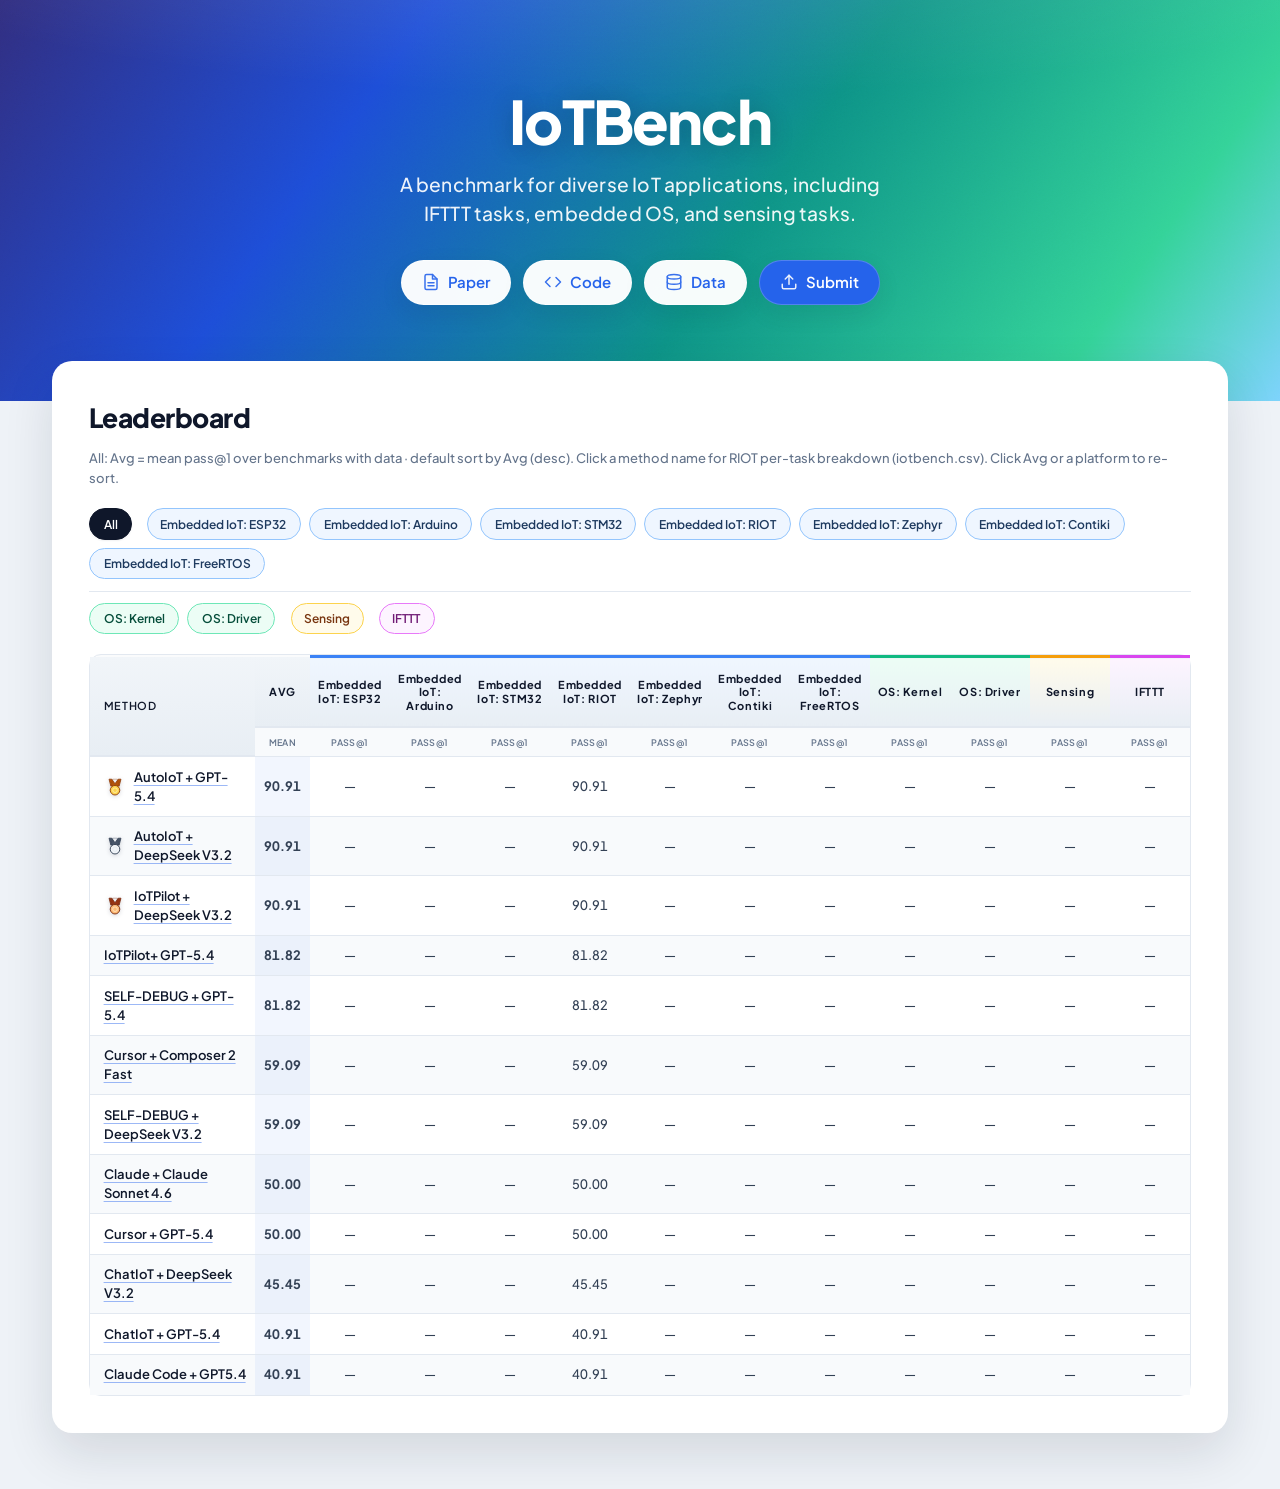
<file: index.html>
<!DOCTYPE html>
<html lang="en">
<head>
  <meta charset="UTF-8" />
  <meta name="viewport" content="width=device-width, initial-scale=1.0" />
  <meta name="description" content="IoTBench — a benchmark for diverse IoT applications, including IFTTT tasks, embedded OS, and sensing tasks." />
  <title>IoTBench</title>
  <link rel="preconnect" href="https://fonts.googleapis.com" />
  <link rel="preconnect" href="https://fonts.gstatic.com" crossorigin />
  <link href="https://fonts.googleapis.com/css2?family=Plus+Jakarta+Sans:wght@400;500;600;700;800&display=swap" rel="stylesheet" />
  <link rel="stylesheet" href="styles.css?v=20260427-1" />
</head>
<body>

  <!-- ===== HERO ===== -->
  <header class="hero">
    <div class="hero-content">
      <h1 class="title">IoTBench</h1>
      <p class="subtitle">A benchmark for diverse IoT applications, including IFTTT tasks, embedded OS, and sensing tasks.</p>

      <div class="hero-buttons">
        <a href="#" class="btn">
          <span class="btn-icon" aria-hidden="true"><svg width="18" height="18" viewBox="0 0 24 24" fill="none" stroke="currentColor" stroke-width="2" stroke-linecap="round" stroke-linejoin="round"><path d="M14 2H6a2 2 0 0 0-2 2v16a2 2 0 0 0 2 2h12a2 2 0 0 0 2-2V8z"/><polyline points="14 2 14 8 20 8"/><line x1="16" y1="13" x2="8" y2="13"/><line x1="16" y1="17" x2="8" y2="17"/></svg></span>
          Paper
        </a>
        <a href="#" class="btn">
          <span class="btn-icon" aria-hidden="true"><svg width="18" height="18" viewBox="0 0 24 24" fill="none" stroke="currentColor" stroke-width="2" stroke-linecap="round" stroke-linejoin="round"><polyline points="16 18 22 12 16 6"/><polyline points="8 6 2 12 8 18"/></svg></span>
          Code
        </a>
        <a href="dataset.html" class="btn">
          <span class="btn-icon" aria-hidden="true"><svg width="18" height="18" viewBox="0 0 24 24" fill="none" stroke="currentColor" stroke-width="2" stroke-linecap="round" stroke-linejoin="round"><ellipse cx="12" cy="5" rx="9" ry="3"/><path d="M21 12c0 1.66-4 3-9 3s-9-1.34-9-3"/><path d="M3 5v14c0 1.66 4 3 9 3s9-1.34 9-3V5"/></svg></span>
          Data
        </a>
        <a href="submit.html" class="btn primary">
          <span class="btn-icon" aria-hidden="true"><svg width="18" height="18" viewBox="0 0 24 24" fill="none" stroke="currentColor" stroke-width="2" stroke-linecap="round" stroke-linejoin="round"><path d="M21 15v4a2 2 0 0 1-2 2H5a2 2 0 0 1-2-2v-4"/><polyline points="17 8 12 3 7 8"/><line x1="12" y1="3" x2="12" y2="15"/></svg></span>
          Submit
        </a>
      </div>
    </div>
  </header>

  <!-- ===== BENCH SWITCH ===== -->
  <!-- <section class="bench-tabs">
    <button class="bench-tab active" data-bench="main">Multi-SWE-bench</button>
    <button class="bench-tab" data-bench="flash">Multi-SWE-bench flash</button>
    <button class="bench-tab" data-bench="mini">Multi-SWE-bench mini</button>
  </section> -->

  <!-- ===== LEADERBOARD ===== -->
  <section class="leaderboard">
    <div class="leaderboard-card">
    <div class="leaderboard-header">
      <h2>Leaderboard</h2>
      <p class="leaderboard-hint" id="leaderboard-hint">Filter by platform · click metric headers to sort</p>
    </div>

    <!-- Language Tabs：第一行 All + Embedded；第二行 OS / Sensing / IFTTT -->
    <div class="lang-tabs" role="tablist" aria-label="Platform filter">
      <button type="button" class="lang-tab active" data-lang="All" data-theme="all">All</button>
      <button type="button" class="lang-tab lang-tab--cluster" data-lang="ESP32" data-theme="embed">Embedded IoT: ESP32</button>
      <button type="button" class="lang-tab" data-lang="Arduino" data-theme="embed">Embedded IoT: Arduino</button>
      <button type="button" class="lang-tab" data-lang="STM32" data-theme="embed">Embedded IoT: STM32</button>
      <button type="button" class="lang-tab" data-lang="RIOT" data-theme="embed">Embedded IoT: RIOT</button>
      <button type="button" class="lang-tab" data-lang="Zephyr" data-theme="embed">Embedded IoT: Zephyr</button>
      <button type="button" class="lang-tab" data-lang="Contiki" data-theme="embed">Embedded IoT: Contiki</button>
      <button type="button" class="lang-tab" data-lang="FreeRTOS" data-theme="embed">Embedded IoT: FreeRTOS</button>
      <div class="lang-tabs__row-break" role="presentation" aria-hidden="true"></div>
      <button type="button" class="lang-tab" data-lang="Kernel" data-theme="os">OS: Kernel</button>
      <button type="button" class="lang-tab" data-lang="Driver" data-theme="os">OS: Driver</button>
      <button type="button" class="lang-tab lang-tab--cluster" data-lang="Sensing" data-theme="sensing">Sensing</button>
      <button type="button" class="lang-tab lang-tab--cluster" data-lang="IFTTT" data-theme="ifttt">IFTTT</button>
    </div>

    <!-- Table -->
    <div class="table-wrapper">
      <table id="leaderboard-table" class="leaderboard-grid">
        <thead id="leaderboard-thead"></thead>
        <tbody id="leaderboard-body"></tbody>
      </table>
    </div>
    </div>
  </section>

  <script src="script.js?v=20260427-1"></script>
</body>
</html>
</file>
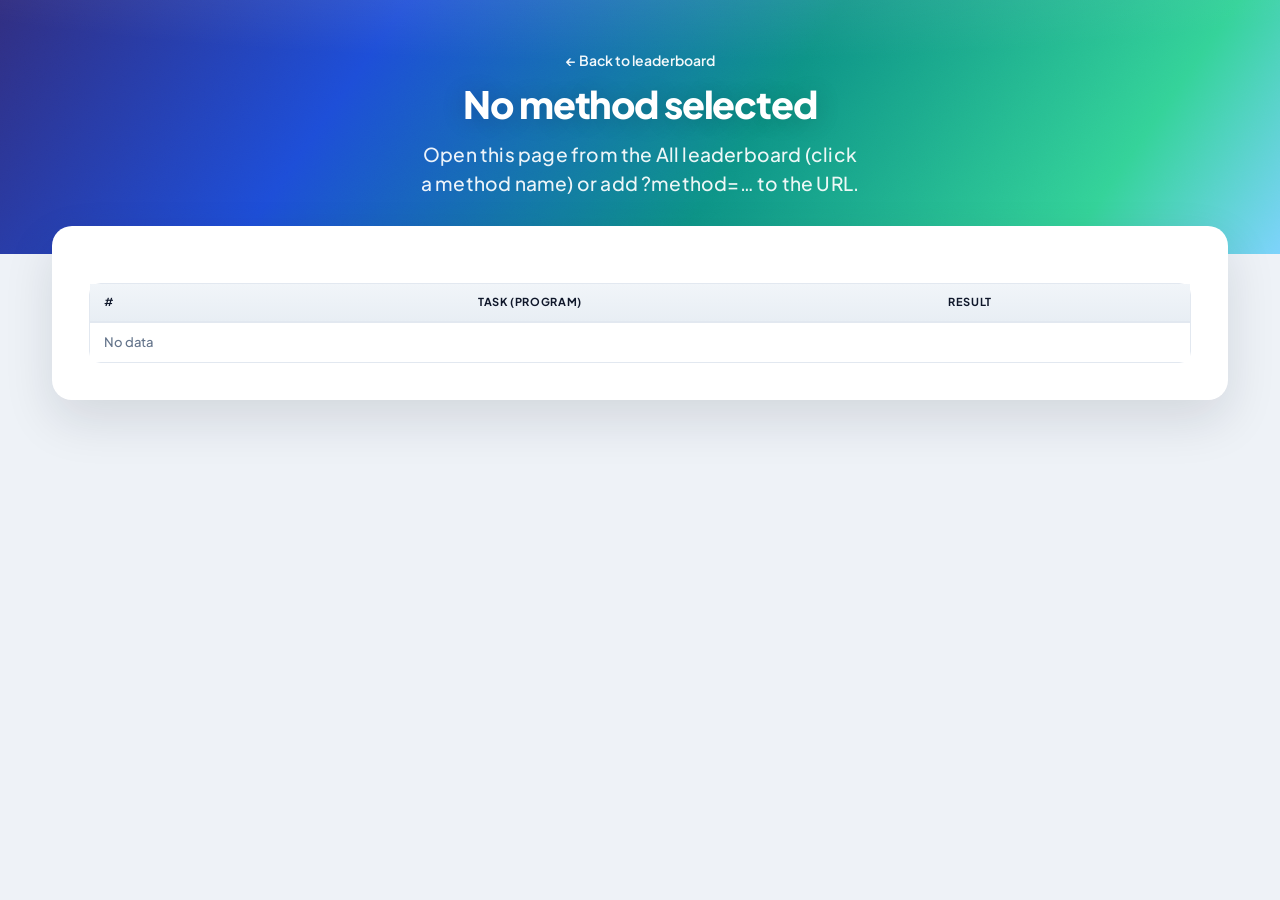
<file: method-tasks.html>
<!DOCTYPE html>
<html lang="en">
<head>
  <meta charset="UTF-8" />
  <meta name="viewport" content="width=device-width, initial-scale=1.0" />
  <meta name="description" content="IoTBench — per-task RIOT results for a single method." />
  <title>Task breakdown — IoTBench</title>
  <link rel="preconnect" href="https://fonts.googleapis.com" />
  <link rel="preconnect" href="https://fonts.gstatic.com" crossorigin />
  <link href="https://fonts.googleapis.com/css2?family=Plus+Jakarta+Sans:wght@400;500;600;700;800&display=swap" rel="stylesheet" />
  <link rel="stylesheet" href="styles.css" />
</head>
<body class="page-method-detail">
  <header class="hero hero--compact">
    <div class="hero-content">
      <a class="back-link" href="index.html">← Back to leaderboard</a>
      <h1 class="title title--detail" id="page-title">Method</h1>
      <p class="subtitle" id="page-subtitle">Loading…</p>
    </div>
  </header>

  <section class="leaderboard">
    <div class="leaderboard-card">
      <div class="task-stats" id="task-stats" aria-live="polite"></div>
      <div class="table-wrapper">
        <table class="leaderboard-grid task-detail-table">
          <thead>
            <tr>
              <th>#</th>
              <th>Task (Program)</th>
              <th>Result</th>
            </tr>
          </thead>
          <tbody id="task-body"></tbody>
        </table>
      </div>
    </div>
  </section>

  <script src="data/iotbench-inline.js"></script>
  <script src="method-tasks.js"></script>
</body>
</html>
</file>
<file: styles.css>
/* ===== Design tokens ===== */
:root {
  --bg-page: #eef2f7;
  --bg-card: #ffffff;
  --text-primary: #0f172a;
  --text-muted: #64748b;
  --border: #e2e8f0;
  --accent: #2563eb;
  --accent-hover: #1d4ed8;
  --accent-soft: rgba(37, 99, 235, 0.12);
  --hero-deep: #0c1222;
  --radius-lg: 20px;
  --radius-md: 12px;
  --radius-pill: 999px;
  --shadow-sm: 0 1px 2px rgba(15, 23, 42, 0.06);
  --shadow-md: 0 8px 24px rgba(15, 23, 42, 0.08);
  --shadow-lg: 0 20px 50px rgba(15, 23, 42, 0.12);
  --font: "Plus Jakarta Sans", system-ui, -apple-system, sans-serif;
}

*,
*::before,
*::after {
  box-sizing: border-box;
  margin: 0;
  padding: 0;
}

html {
  scroll-behavior: smooth;
}

body {
  font-family: var(--font);
  background: var(--bg-page);
  color: var(--text-primary);
  line-height: 1.5;
  -webkit-font-smoothing: antialiased;
}

/* ===== HERO ===== */
.hero {
  position: relative;
  padding: clamp(3.5rem, 10vw, 5.5rem) 1.5rem clamp(4rem, 12vw, 6rem);
  text-align: center;
  overflow: hidden;
  background:
    radial-gradient(ellipse 120% 80% at 50% -20%, rgba(255, 255, 255, 0.15), transparent 55%),
    linear-gradient(125deg, #312e81 0%, #1d4ed8 28%, #0d9488 58%, #34d399 85%, #7dd3fc 100%);
}

.hero::before {
  content: "";
  position: absolute;
  inset: 0;
  background-image: url("data:image/svg+xml,%3Csvg viewBox='0 0 256 256' xmlns='http://www.w3.org/2000/svg'%3E%3Cfilter id='n'%3E%3CfeTurbulence type='fractalNoise' baseFrequency='0.85' numOctaves='4' stitchTiles='stitch'/%3E%3C/filter%3E%3Crect width='100%25' height='100%25' filter='url(%23n)' opacity='0.04'/%3E%3C/svg%3E");
  pointer-events: none;
  mix-blend-mode: overlay;
}

.hero-content {
  position: relative;
  z-index: 1;
  max-width: 720px;
  margin: 0 auto;
}

.title {
  font-size: clamp(2.5rem, 6vw, 3.75rem);
  font-weight: 800;
  letter-spacing: -0.03em;
  color: #fff;
  text-shadow: 0 2px 24px rgba(0, 0, 0, 0.2);
  line-height: 1.1;
}

.subtitle {
  margin-top: 1rem;
  font-size: clamp(1rem, 2.2vw, 1.2rem);
  font-weight: 500;
  color: rgba(255, 255, 255, 0.92);
  letter-spacing: 0.01em;
  max-width: 32em;
  margin-left: auto;
  margin-right: auto;
  text-wrap: balance;
}

.hero-buttons {
  margin-top: 2rem;
  display: flex;
  flex-wrap: wrap;
  gap: 0.75rem;
  justify-content: center;
  align-items: center;
}

.btn {
  display: inline-flex;
  align-items: center;
  gap: 0.5rem;
  padding: 0.65rem 1.25rem;
  border-radius: var(--radius-pill);
  text-decoration: none;
  font-weight: 600;
  font-size: 0.9375rem;
  color: var(--accent);
  background: rgba(255, 255, 255, 0.97);
  border: 1px solid rgba(255, 255, 255, 0.5);
  box-shadow: var(--shadow-md);
  transition: transform 0.2s ease, box-shadow 0.2s ease, background 0.2s ease, color 0.2s ease;
}

.btn:hover {
  transform: translateY(-2px);
  box-shadow: var(--shadow-lg);
  background: #fff;
}

.btn:focus-visible {
  outline: 2px solid #fff;
  outline-offset: 3px;
}

.btn .btn-icon {
  display: inline-flex;
  opacity: 0.9;
}

.btn.primary {
  background: var(--accent);
  color: #fff;
  border-color: rgba(255, 255, 255, 0.2);
}

.btn.primary:hover {
  background: var(--accent-hover);
  color: #fff;
}

.btn.primary:focus-visible {
  outline-color: #93c5fd;
}

/* ===== LEADERBOARD ===== */
.leaderboard {
  max-width: min(1240px, 100%);
  width: 100%;
  margin: -2.5rem auto 0;
  padding: 0 clamp(0.75rem, 2.5vw, 2rem) 3.5rem;
  position: relative;
  z-index: 2;
  box-sizing: border-box;
}

.leaderboard-card {
  width: 100%;
  max-width: 100%;
  background: var(--bg-card);
  border-radius: var(--radius-lg);
  box-shadow: var(--shadow-lg);
  border: 1px solid rgba(255, 255, 255, 0.8);
  padding: clamp(1.5rem, 4vw, 2.25rem);
  box-sizing: border-box;
}

.leaderboard-header {
  display: flex;
  flex-wrap: wrap;
  align-items: baseline;
  justify-content: space-between;
  gap: 0.75rem;
  margin-bottom: 1.25rem;
}

.leaderboard h2 {
  font-size: clamp(1.35rem, 3vw, 1.65rem);
  font-weight: 800;
  letter-spacing: -0.02em;
  color: var(--text-primary);
}

.leaderboard-hint {
  font-size: 0.8125rem;
  color: var(--text-muted);
  font-weight: 500;
}

.lang-tabs {
  display: flex;
  flex-wrap: wrap;
  gap: 0.5rem;
  margin-bottom: 1.25rem;
  width: 100%;
  align-items: flex-start;
}

/* 强制换行：第二行 = OS: Kernel、Driver、Sensing、IFTTT */
.lang-tabs__row-break {
  flex: 0 0 100%;
  width: 100%;
  height: 0;
  margin: 0.25rem 0 0.15rem;
  padding: 0;
  border: 0;
  border-top: 1px solid var(--border);
  box-sizing: border-box;
  pointer-events: none;
}

.lang-tab {
  padding: 0.45rem 0.85rem;
  border-radius: var(--radius-pill);
  border: 1px solid var(--border);
  background: var(--bg-page);
  color: var(--text-primary);
  font-family: inherit;
  font-size: 0.75rem;
  font-weight: 600;
  line-height: 1.25;
  max-width: 14rem;
  text-align: center;
  cursor: pointer;
  transition: background 0.15s ease, border-color 0.15s ease, color 0.15s ease, box-shadow 0.15s ease, transform 0.12s ease;
}

/* 分组间留出空隙：Embedded 整块（到 FreeRTOS 末）| OS: Kernel&Driver | Sensing | IFTTT */
.lang-tab--cluster {
  margin-left: 0.45rem;
  border-left: 1px solid var(--border);
  padding-left: 0.75rem;
}

.lang-tab:hover {
  filter: brightness(0.98);
  box-shadow: 0 1px 0 rgba(15, 23, 42, 0.06);
}

/* --- Tab 色组：Embedded IoT (蓝) / OS (绿) / Sensing (琥珀) / IFTTT (品红) / All (灰) --- */
.lang-tab[data-theme="all"] {
  background: #f1f5f9;
  border-color: #cbd5e1;
  color: #0f172a;
}

.lang-tab[data-theme="all"]:hover {
  background: #e2e8f0;
  border-color: #94a3b8;
}

.lang-tab[data-theme="all"].active {
  background: #0f172a;
  color: #fff;
  border-color: #0f172a;
  box-shadow: var(--shadow-sm);
}

.lang-tab[data-theme="embed"] {
  background: #eff6ff;
  border-color: #93c5fd;
  color: #1e3a5f;
}

.lang-tab[data-theme="embed"]:hover {
  background: #dbeafe;
  border-color: #60a5fa;
}

.lang-tab[data-theme="embed"].active {
  background: #2563eb;
  color: #fff;
  border-color: #1d4ed8;
  box-shadow: 0 2px 8px rgba(37, 99, 235, 0.35);
}

.lang-tab[data-theme="os"] {
  background: #ecfdf5;
  border-color: #6ee7b7;
  color: #064e3b;
}

.lang-tab[data-theme="os"]:hover {
  background: #d1fae5;
  border-color: #34d399;
}

.lang-tab[data-theme="os"].active {
  background: #047857;
  color: #fff;
  border-color: #065f46;
  box-shadow: 0 2px 8px rgba(4, 120, 87, 0.35);
}

.lang-tab[data-theme="sensing"] {
  background: #fffbeb;
  border-color: #fcd34d;
  color: #78350f;
}

.lang-tab[data-theme="sensing"]:hover {
  background: #fef3c7;
  border-color: #fbbf24;
}

.lang-tab[data-theme="sensing"].active {
  background: #b45309;
  color: #fff;
  border-color: #92400e;
  box-shadow: 0 2px 8px rgba(180, 83, 9, 0.35);
}

.lang-tab[data-theme="ifttt"] {
  background: #fdf4ff;
  border-color: #e879f9;
  color: #701a75;
}

.lang-tab[data-theme="ifttt"]:hover {
  background: #fae8ff;
  border-color: #d946ef;
}

.lang-tab[data-theme="ifttt"].active {
  background: #a21caf;
  color: #fff;
  border-color: #86198f;
  box-shadow: 0 2px 8px rgba(162, 28, 175, 0.35);
}

.lang-tab:focus-visible {
  outline: 2px solid var(--accent);
  outline-offset: 2px;
}

.lang-tab[data-theme="embed"]:focus-visible {
  outline-color: #2563eb;
}

.lang-tab[data-theme="os"]:focus-visible {
  outline-color: #059669;
}

.lang-tab[data-theme="sensing"]:focus-visible {
  outline-color: #d97706;
}

.lang-tab[data-theme="ifttt"]:focus-visible {
  outline-color: #c026d3;
}

.table-wrapper {
  overflow-x: visible;
  width: 100%;
  border-radius: var(--radius-md);
  border: 1px solid var(--border);
  background: #fafbfc;
}

/* 仅首页 Leaderboard：表头比全局默认 thead 再小半档 */
.leaderboard thead tr:first-child th {
  font-size: 0.6875rem;
}
.leaderboard thead tr.subhead th {
  font-size: 0.625rem;
}
.leaderboard thead tr.subhead th.sub-metric-pivot {
  font-size: 0.5625rem;
}

/* 以视口宽度为限铺满，用固定列宽分配替代横向滚动 */
table.leaderboard-grid {
  width: 100%;
  min-width: 0;
  border-collapse: collapse;
  table-layout: fixed;
  /* 略小于 body 默认，与上方标题区比例协调 */
  font-size: 0.8125rem;
  line-height: 1.45;
}

/* 单条 benchmark 详情表：列可压缩，首列放模型名 */
table.leaderboard-grid:not(.pivot) thead tr:first-child th:first-child,
table.leaderboard-grid:not(.pivot) tbody td:first-child {
  width: 20%;
  min-width: 0;
  white-space: normal;
  word-break: break-word;
}

/* All 透视：Method 略宽，Avg 略窄，其余 11 列均分剩余宽度 */
table.leaderboard-grid.pivot thead tr:first-child th.th-method {
  width: 15%;
  min-width: 0;
  max-width: none;
  white-space: normal;
  word-break: break-word;
  vertical-align: middle;
}

/* Avg：与 benchmark 列同字号、字重、内边距 */
table.leaderboard-grid.pivot thead tr:first-child th.sortable[data-sort-key="__avg__"] {
  width: 5%;
  min-width: 2.5rem;
  font-size: 0.6875rem;
  font-weight: 700;
  letter-spacing: 0.06em;
  padding: 0.85rem 0.35rem;
  vertical-align: middle;
}

/* 与首行「Method / Avg」同一字号与字重；长标签换行见 `BENCH_LABELS` */
table.leaderboard-grid.pivot thead tr:first-child th.th-bench-col {
  min-width: 0;
  max-width: none;
  white-space: normal;
  line-height: 1.25;
  font-size: 0.6875rem;
  font-weight: 700;
  text-transform: none;
  letter-spacing: 0.06em;
  vertical-align: middle;
  padding: 0.85rem 0.35rem;
  border-top: 3px solid transparent;
  hyphens: auto;
}

table.leaderboard-grid.pivot td.td-model {
  min-width: 0;
  white-space: normal;
  word-break: break-word;
}

table.leaderboard-grid.pivot td.metric,
table.leaderboard-grid.pivot th.sub-metric-pivot {
  padding-left: 0.4rem;
  padding-right: 0.4rem;
}

table.leaderboard-grid.pivot thead tr:first-child th.th-bench--embed {
  border-top-color: #3b82f6;
  background: linear-gradient(180deg, #eff6ff 0%, #e8eef4 100%);
}

table.leaderboard-grid.pivot thead tr:first-child th.th-bench--os {
  border-top-color: #10b981;
  background: linear-gradient(180deg, #ecfdf5 0%, #e8eef4 100%);
}

table.leaderboard-grid.pivot thead tr:first-child th.th-bench--sensing {
  border-top-color: #f59e0b;
  background: linear-gradient(180deg, #fffbeb 0%, #e8eef4 100%);
}

table.leaderboard-grid.pivot thead tr:first-child th.th-bench--ifttt {
  border-top-color: #d946ef;
  background: linear-gradient(180deg, #fdf4ff 0%, #e8eef4 100%);
}

tbody td.metric-avg {
  font-weight: 700;
  background: rgba(37, 99, 235, 0.06);
}

th.th-method {
  vertical-align: middle;
}

thead tr.subhead th.sub-metric-pivot {
  font-size: 0.625rem;
  font-weight: 600;
  text-transform: uppercase;
  letter-spacing: 0.04em;
  color: var(--text-muted);
  vertical-align: middle;
  padding: 0.45rem 0.4rem;
}

thead {
  position: sticky;
  top: 0;
  z-index: 1;
}

thead tr:first-child th {
  background: linear-gradient(180deg, #f1f5f9 0%, #e8eef4 100%);
  color: var(--text-primary);
  font-weight: 700;
  font-size: 0.75rem;
  text-transform: uppercase;
  letter-spacing: 0.06em;
  padding: 0.85rem 0.75rem;
  border-bottom: 2px solid var(--border);
  white-space: nowrap;
}

thead tr.subhead th {
  background: #f8fafc;
  color: var(--text-muted);
  font-size: 0.6875rem;
  font-weight: 600;
  text-transform: uppercase;
  letter-spacing: 0.05em;
  padding: 0.55rem 0.75rem;
  border-bottom: 1px solid var(--border);
  transition: color 0.15s ease, background 0.15s ease;
}

thead tr.subhead th.sortable {
  cursor: pointer;
  user-select: none;
}

thead tr.subhead th.sortable:hover {
  color: var(--accent);
  background: #f1f5f9;
}

thead tr:first-child th.sortable {
  cursor: pointer;
  user-select: none;
}

thead tr:first-child th.sortable:hover {
  color: var(--accent);
  background: linear-gradient(180deg, #e8eef4 0%, #dce6f0 100%);
}

th,
td {
  padding: 0.75rem 0.75rem;
  text-align: center;
  border-bottom: 1px solid var(--border);
  vertical-align: middle;
}

.leaderboard table.leaderboard-grid th,
.leaderboard table.leaderboard-grid td {
  padding: 0.65rem 0.45rem;
}

.leaderboard table.leaderboard-grid thead tr:first-child th:first-child,
.leaderboard table.leaderboard-grid tbody td:first-child {
  padding-left: 0.85rem;
}

thead tr:first-child th:first-child,
tbody td:first-child {
  text-align: left;
  font-weight: 600;
  padding-left: 1rem;
}

tbody td.td-model .model-cell {
  display: inline-flex;
  align-items: center;
  gap: 0.5rem;
  vertical-align: middle;
}

tbody td.td-model .model-cell__name {
  font-weight: 600;
}

a.model-link {
  color: inherit;
  font-weight: 600;
  text-decoration: underline;
  text-decoration-color: rgba(37, 99, 235, 0.45);
  text-underline-offset: 3px;
}

a.model-link:hover {
  color: var(--accent);
  text-decoration-color: var(--accent);
}

a.model-link:focus-visible {
  outline: 2px solid var(--accent);
  outline-offset: 2px;
  border-radius: 4px;
}

.rank-badge {
  display: inline-flex;
  align-items: center;
  justify-content: center;
  flex-shrink: 0;
}

.rank-badge--medal {
  line-height: 0;
  filter: drop-shadow(0 1px 2px rgba(15, 23, 42, 0.18));
}

.rank-badge--medal .rank-medal-svg {
  display: block;
}

tbody tr {
  background: var(--bg-card);
  transition: background 0.12s ease;
}

tbody tr:nth-child(even) {
  background: #f8fafc;
}

tbody tr:hover {
  background: var(--accent-soft);
}

tbody tr:last-child td {
  border-bottom: none;
}

td.metric {
  font-variant-numeric: tabular-nums;
  font-feature-settings: "tnum" 1;
  color: #334155;
  font-weight: 500;
}

td.empty-cell {
  color: var(--text-muted);
}

a.table-link {
  display: inline-flex;
  align-items: center;
  justify-content: center;
  width: 2rem;
  height: 2rem;
  border-radius: 8px;
  color: var(--accent);
  background: rgba(37, 99, 235, 0.08);
  text-decoration: none;
  transition: background 0.15s ease, color 0.15s ease, transform 0.15s ease;
}

a.table-link:hover {
  background: var(--accent);
  color: #fff;
  transform: scale(1.05);
}

a.table-link:focus-visible {
  outline: 2px solid var(--accent);
  outline-offset: 2px;
}

tbody td[colspan] {
  text-align: center;
  padding: 2.5rem 1rem;
  color: var(--text-muted);
  font-weight: 500;
}

/* ===== BENCH TABS (commented in HTML) ===== */
.bench-tabs {
  display: flex;
  justify-content: center;
  gap: 20px;
  margin-top: -30px;
  margin-bottom: 20px;
}

.bench-tab {
  padding: 12px 24px;
  border-radius: 14px;
  border: none;
  font-weight: 600;
  cursor: pointer;
  background: #e5e7eb;
}

.bench-tab.active {
  background: #fbbf24;
  color: #111;
  box-shadow: 0 6px 16px rgba(0, 0, 0, 0.12);
}

/* ===== Method task detail (method-tasks.html) ===== */
.hero--compact {
  padding: clamp(2rem, 5vw, 3rem) 1.5rem clamp(2.5rem, 6vw, 3.5rem);
}

.hero--compact .title--detail {
  font-size: clamp(1.5rem, 4vw, 2.35rem);
}

.back-link {
  display: inline-block;
  margin-bottom: 0.75rem;
  color: rgba(255, 255, 255, 0.95);
  font-weight: 600;
  font-size: 0.875rem;
  text-decoration: none;
}

.back-link:hover {
  text-decoration: underline;
  text-underline-offset: 3px;
}

.page-method-detail .leaderboard {
  margin-top: -1.75rem;
}

.task-stats {
  display: flex;
  flex-wrap: wrap;
  gap: 0.75rem;
  margin-bottom: 1.25rem;
  font-size: 0.875rem;
}

.task-stat {
  padding: 0.5rem 0.85rem;
  background: var(--bg-page);
  border-radius: var(--radius-md);
  border: 1px solid var(--border);
  color: var(--text-muted);
}

.task-stat strong {
  color: var(--text-primary);
  font-weight: 700;
}

.task-stat--error {
  color: #b91c1c;
  border-color: #fecaca;
  background: #fef2f2;
}

.task-stat--error strong {
  color: #b91c1c;
}

.result-pass {
  color: #15803d;
  font-weight: 700;
}

.result-fail {
  color: #b91c1c;
  font-weight: 700;
}

table.task-detail-table {
  min-width: 520px;
}

table.task-detail-table th,
table.task-detail-table td {
  text-align: center;
}

table.task-detail-table th:first-child,
table.task-detail-table td:first-child,
table.task-detail-table .td-task-name {
  text-align: left;
}

table.task-detail-table .td-task-name {
  font-weight: 600;
  font-family: ui-monospace, "Cascadia Code", "SF Mono", Menlo, monospace;
  font-size: 0.8125rem;
}

/* ===== Submit / doc page (submit.html) ===== */
.page-doc {
  min-height: 100vh;
}

.hero--doc-head {
  text-align: left;
  padding-bottom: clamp(2rem, 5vw, 2.75rem);
}

.hero-content--doc {
  max-width: 720px;
  margin: 0 auto;
  text-align: left;
}

.hero--doc-head .title--detail {
  margin-top: 0.35rem;
  text-align: left;
}

.doc-main {
  max-width: 1140px;
  margin: -1.5rem auto 0;
  padding: 0 1.25rem 3.5rem;
  position: relative;
  z-index: 2;
}

.doc-article {
  max-width: 720px;
  margin: 0 auto;
  padding: clamp(1.75rem, 4vw, 2.5rem);
}

.doc-lead {
  font-size: 1.0625rem;
  line-height: 1.65;
  color: var(--text-primary);
  margin-bottom: 1.5rem;
}

.doc-a {
  color: #2563eb;
  font-weight: 600;
  text-decoration: underline;
  text-underline-offset: 3px;
  text-decoration-color: rgba(37, 99, 235, 0.35);
}

.doc-a:hover {
  color: #1d4ed8;
  text-decoration-color: #1d4ed8;
}

.doc-a--emph {
  color: #6d28d9;
  text-decoration-color: rgba(109, 40, 217, 0.4);
}

.doc-a--emph:hover {
  color: #5b21b6;
  text-decoration-color: #5b21b6;
}

.doc-steps {
  margin: 0;
  padding-left: 1.35rem;
  color: var(--text-primary);
  font-size: 1rem;
  line-height: 1.7;
}

.doc-steps li {
  margin-bottom: 1.1rem;
  padding-left: 0.35rem;
}

.doc-steps li::marker {
  font-weight: 700;
  color: var(--text-muted);
}

.doc-code {
  font-family: ui-monospace, "Cascadia Code", "SF Mono", Menlo, monospace;
  font-size: 0.84em;
  background: #f1f5f9;
  color: #0f172a;
  padding: 0.15rem 0.45rem;
  border-radius: 6px;
  border: 1px solid var(--border);
  white-space: nowrap;
}

.doc-code--block {
  display: block;
  white-space: pre-wrap;
  padding: 0.75rem 1rem;
  margin-top: 0.5rem;
  margin-bottom: 0.25rem;
  font-size: 0.8125rem;
  line-height: 1.5;
}

.doc-note {
  margin-top: 1.75rem;
  padding-top: 1.25rem;
  border-top: 1px solid var(--border);
  font-size: 0.9375rem;
  color: var(--text-muted);
  line-height: 1.6;
}

.submit-panel {
  max-width: 980px;
}

.submit-form {
  display: grid;
  gap: 1.4rem;
}

.source-spec {
  margin: 1.5rem 0;
  padding: 1rem 1.1rem;
  border: 1px solid var(--border);
  border-radius: 16px;
  background: #f8fafc;
}

.source-spec h2 {
  margin: 0 0 0.75rem;
  font-size: 1rem;
}

.source-spec ul {
  margin: 0;
  padding-left: 1.25rem;
  color: var(--text-muted);
  line-height: 1.6;
}

.source-spec li {
  margin-bottom: 0.35rem;
}

.submit-field {
  display: grid;
  gap: 0.55rem;
}

.submit-label {
  font-weight: 700;
  color: var(--text-primary);
}

.submit-help {
  color: var(--text-muted);
  font-size: 0.9rem;
  line-height: 1.5;
}

.submit-field input[type="text"],
.submit-field input[type="file"] {
  width: 100%;
  padding: 0.85rem 1rem;
  border: 1px solid var(--border);
  border-radius: 12px;
  background: #f8fafc;
  color: var(--text-primary);
  font: inherit;
}

.submit-row {
  display: flex;
  flex-wrap: wrap;
  align-items: center;
  justify-content: space-between;
  gap: 0.75rem;
}

.btn--small {
  padding: 0.5rem 0.75rem;
  font-size: 0.85rem;
}

.submit-button {
  width: fit-content;
}

.submit-button:disabled {
  opacity: 0.65;
  cursor: progress;
}

.benchmark-list {
  display: grid;
  gap: 0.75rem;
  max-height: 460px;
  overflow: auto;
  padding-right: 0.25rem;
}

.benchmark-option {
  display: grid;
  grid-template-columns: auto 1fr;
  gap: 0.75rem;
  padding: 0.9rem;
  border: 1px solid var(--border);
  border-radius: 14px;
  background: #f8fafc;
}

.benchmark-option input {
  margin-top: 0.25rem;
}

.benchmark-option strong,
.benchmark-option small {
  display: block;
}

.benchmark-option small {
  margin-top: 0.35rem;
  color: var(--text-muted);
  line-height: 1.45;
}

.job-status {
  margin-top: 2rem;
  padding-top: 1.5rem;
  border-top: 1px solid var(--border);
}

.job-status h2,
.result-card h3 {
  margin: 0;
}

.result-list {
  display: grid;
  gap: 1rem;
  margin-top: 1rem;
}

.job-summary {
  display: grid;
  grid-template-columns: repeat(auto-fit, minmax(150px, 1fr));
  gap: 0.8rem;
  margin: 1rem 0;
}

.summary-card {
  display: grid;
  gap: 0.35rem;
  padding: 0.9rem 1rem;
  border: 1px solid var(--border);
  border-radius: 14px;
  background: #f8fafc;
}

.summary-card strong {
  color: var(--text-muted);
  font-size: 0.8rem;
  text-transform: uppercase;
  letter-spacing: 0.04em;
}

.summary-card span {
  color: var(--text-primary);
  font-size: 1.25rem;
  font-weight: 800;
}

.result-card {
  padding: 1rem;
  border: 1px solid var(--border);
  border-radius: 16px;
  background: #fff;
}

.result-metrics {
  display: flex;
  flex-wrap: wrap;
  gap: 0.75rem;
  margin: 0.75rem 0;
  color: var(--text-muted);
  font-size: 0.9rem;
}

.status-pill {
  display: inline-flex;
  align-items: center;
  border-radius: 999px;
  padding: 0.35rem 0.7rem;
  background: #e2e8f0;
  color: #334155;
  font-size: 0.78rem;
  font-weight: 700;
  text-transform: uppercase;
  letter-spacing: 0.04em;
}

.status-pill--success {
  background: #dcfce7;
  color: #166534;
}

.status-pill--failed {
  background: #fee2e2;
  color: #991b1b;
}

.status-pill--running,
.status-pill--generating,
.status-pill--compiling {
  background: #dbeafe;
  color: #1d4ed8;
}

.result-details {
  margin-top: 0.7rem;
}

.result-details summary {
  cursor: pointer;
  color: #2563eb;
  font-weight: 700;
}

.result-details pre {
  max-height: 340px;
  overflow: auto;
  padding: 0.85rem;
  border-radius: 12px;
  background: #0f172a;
  color: #e2e8f0;
  font-size: 0.78rem;
  line-height: 1.5;
  white-space: pre-wrap;
}

.submit-error {
  color: #b91c1c;
}

/* ===== Dataset page (dataset.html) ===== */
.dataset-subtitle {
  max-width: 42rem;
  text-align: left;
  margin-left: 0;
  margin-right: 0;
}

.dataset-panel {
  max-width: 1100px;
  margin: 0 auto;
  padding: clamp(1.5rem, 4vw, 2rem);
}

.dataset-toolbar {
  display: flex;
  flex-wrap: wrap;
  align-items: flex-start;
  justify-content: space-between;
  gap: 1rem;
  margin-bottom: 1.5rem;
}

.dataset-actions {
  display: flex;
  flex-wrap: wrap;
  gap: 0.75rem;
  align-items: center;
}

.dataset-search {
  width: min(420px, 100%);
  min-width: 260px;
  padding: 0.8rem 1rem;
  border-radius: 12px;
  border: 1px solid var(--border);
  background: #f8fafc;
  color: var(--text-primary);
  font: inherit;
  box-shadow: inset 0 1px 2px rgba(15, 23, 42, 0.04);
}

.dataset-search:focus-visible {
  outline: 2px solid var(--accent);
  outline-offset: 2px;
  background: #fff;
}

.dataset-raw-link {
  white-space: nowrap;
}

.dataset-cat-tabs {
  margin-bottom: 1.25rem;
}

.dataset-list,
.dataset-list--inner {
  display: grid;
  gap: 1rem;
}

.dataset-groups {
  display: flex;
  flex-direction: column;
  gap: 2rem;
}

.dataset-group__title {
  font-size: 1.05rem;
  font-weight: 800;
  margin: 0 0 0.75rem;
  color: var(--text-primary);
  letter-spacing: -0.02em;
}

.dataset-group__count {
  margin-left: 0.35rem;
  font-weight: 600;
  font-size: 0.82rem;
  color: var(--text-muted);
}

.dataset-card {
  background: linear-gradient(180deg, #ffffff 0%, #f8fafc 100%);
  border: 1px solid var(--border);
  border-radius: 18px;
  padding: 1.15rem 1.25rem;
  box-shadow: 0 10px 24px rgba(15, 23, 42, 0.05);
}

.dataset-card__head {
  display: flex;
  flex-wrap: wrap;
  gap: 0.75rem;
  align-items: flex-start;
  justify-content: space-between;
  margin-bottom: 0.75rem;
}

.dataset-card__meta {
  display: flex;
  align-items: center;
  gap: 0.5rem;
  flex-wrap: wrap;
}

.dataset-badge {
  display: inline-flex;
  align-items: center;
  max-width: 100%;
  padding: 0.3rem 0.65rem;
  border-radius: 999px;
  font-size: 0.7rem;
  font-weight: 700;
  line-height: 1.25;
  text-align: left;
  color: var(--accent);
  background: rgba(37, 99, 235, 0.1);
  border: 1px solid rgba(37, 99, 235, 0.15);
}

/* 与 leader board tab 色组一致 */
.dataset-badge--embed {
  color: #1d4ed8;
  background: rgba(37, 99, 235, 0.12);
  border-color: rgba(37, 99, 235, 0.22);
}

.dataset-badge--os {
  color: #047857;
  background: rgba(16, 185, 129, 0.12);
  border-color: rgba(4, 120, 87, 0.22);
}

.dataset-badge--sensing {
  color: #b45309;
  background: rgba(245, 158, 11, 0.15);
  border-color: rgba(180, 83, 9, 0.25);
}

.dataset-badge--ifttt {
  color: #a21caf;
  background: rgba(217, 70, 239, 0.12);
  border-color: rgba(162, 28, 175, 0.22);
}

.dataset-badge--all {
  color: #334155;
  background: #f1f5f9;
  border-color: #cbd5e1;
}

.dataset-index {
  font-size: 0.8rem;
  color: var(--text-muted);
  font-weight: 600;
}

.dataset-card__title {
  font-size: 1.05rem;
  line-height: 1.35;
  font-weight: 800;
  color: var(--text-primary);
  letter-spacing: -0.01em;
}

.dataset-card__desc {
  color: #334155;
  font-size: 0.95rem;
  line-height: 1.7;
}

.dataset-card__source,
.dataset-card__expected {
  margin-top: 0.75rem;
  color: #475569;
  font-size: 0.86rem;
  line-height: 1.6;
}

.dataset-card__source {
  display: flex;
  flex-wrap: wrap;
  gap: 0.45rem 0.8rem;
}

.dataset-card__source a {
  color: var(--accent);
  overflow-wrap: anywhere;
}

.dataset-card__details {
  margin-top: 0.85rem;
  border: 1px solid rgba(148, 163, 184, 0.35);
  border-radius: 14px;
  background: rgba(255, 255, 255, 0.72);
  overflow: hidden;
}

.dataset-card__details summary {
  cursor: pointer;
  padding: 0.75rem 0.9rem;
  color: var(--text-primary);
  font-size: 0.88rem;
  font-weight: 800;
}

.dataset-answer-list,
.dataset-file-list {
  margin: 0;
  padding: 0 1rem 0.9rem 2rem;
  color: #334155;
  font-size: 0.86rem;
  line-height: 1.65;
}

.dataset-answer-list code,
.dataset-file-list code {
  white-space: normal;
  overflow-wrap: anywhere;
}

.dataset-file-item {
  margin: 0.3rem 0;
}

.dataset-file-item summary {
  cursor: pointer;
  color: #475569;
}

.dataset-file-content {
  max-height: 420px;
  overflow: auto;
  margin: 0.55rem 0 0.75rem;
  padding: 0.8rem;
  border: 1px solid rgba(148, 163, 184, 0.35);
  border-radius: 12px;
  background: #0f172a;
  color: #e2e8f0;
  font-size: 0.78rem;
  line-height: 1.55;
}

.dataset-file-content code {
  white-space: pre;
  overflow-wrap: normal;
}

.dataset-file-missing {
  margin: 0.45rem 0 0.7rem;
  color: var(--text-muted);
  font-size: 0.84rem;
}

.dataset-empty {
  padding: 2rem 1rem;
  text-align: center;
  color: var(--text-muted);
  border: 1px dashed var(--border);
  border-radius: 16px;
  background: #f8fafc;
  font-weight: 500;
}

@media (max-width: 700px) {
  .dataset-actions {
    width: 100%;
  }

  .dataset-search {
    width: 100%;
    min-width: 0;
  }

  .dataset-card__head {
    flex-direction: column;
  }
}
</file>
